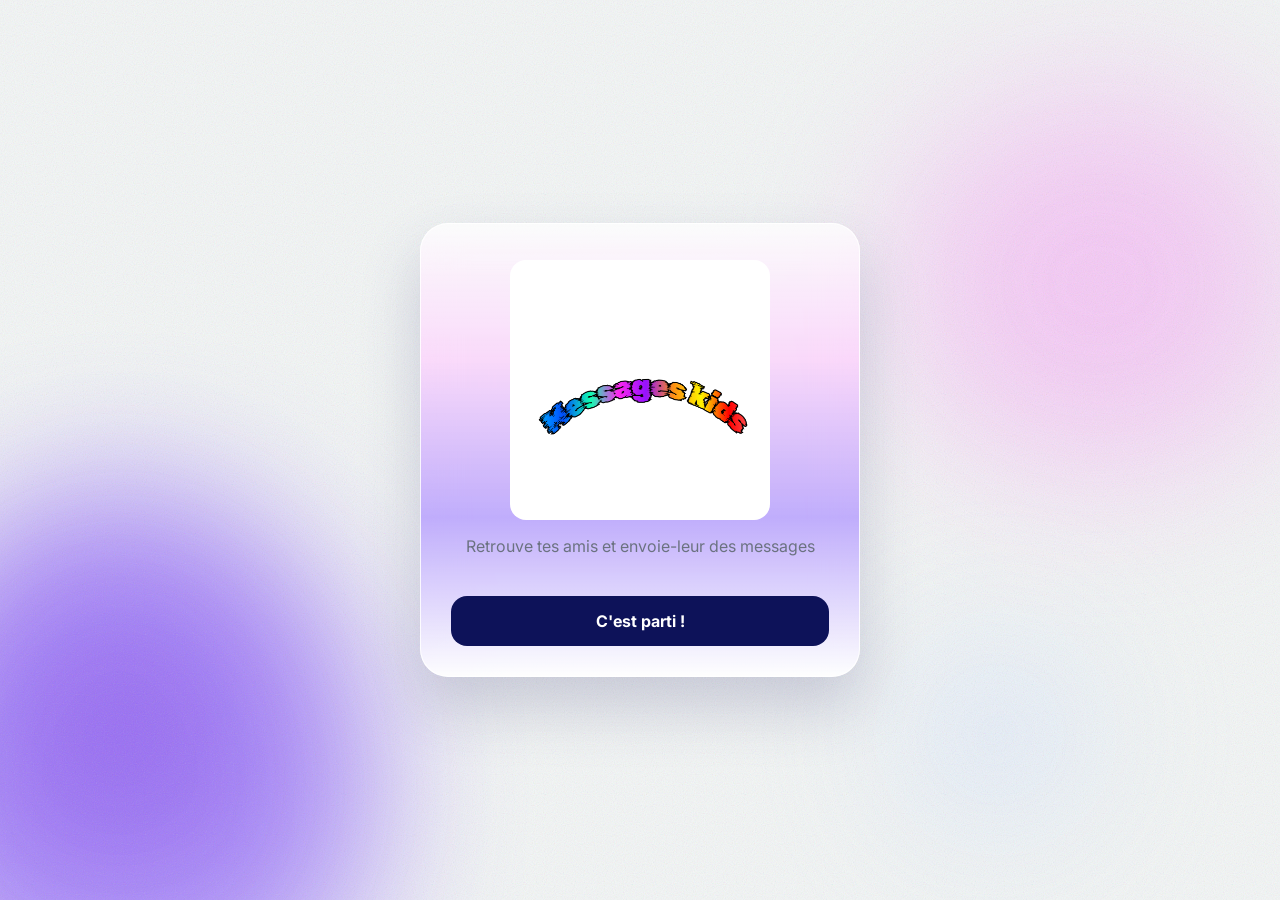
<file: index.html>
<!DOCTYPE html>
<html lang="fr">
    <head>
        <meta charset="UTF-8">
        <meta name="viewport" content="width=device-width, initial-scale=1">
        <title>index - Messages Kids</title>

        <script>
            // Si un lien de réinitialisation de mot de passe arrive, ça l'envoie vers la page Reinitialiser.html
            if (location.hash.includes("type=recovery") || location.hash.includes("error_code")) {
            location.replace("Reinitialiser.html" + location.hash);
            }
        </script>

        <link rel="preconnect" href="https://fonts.googleapis.com">
        <link rel="preconnect" href="https://fonts.gstatic.com" crossorigin>
        <link href="https://fonts.googleapis.com/css2?family=Inter:wght@400;500;700&display=swap" rel="stylesheet">
        <link rel="stylesheet" href="Regles.css">
    </head>

    <body class="connexion">
        <!-- Décor : taches de couleur floues -->
        <div class="decor" aria-hidden="true">
            <span class="tache tache-bleue"></span>
            <span class="tache tache-rose"></span>
            <span class="tache tache-ciel"></span>
        </div>
        <main class="carte">
            <img class="logo" src="ressources/logoMessagesKids.png" alt="logo de messages kids">
            <p class="sous-titre">Retrouve tes amis et envoie-leur des messages</p>

            <form action="Connexion.html">
            <button type="submit" class="bouton-principal">C'est parti !</button>
            </form>
        </main>
    </body>
</html>
</file>
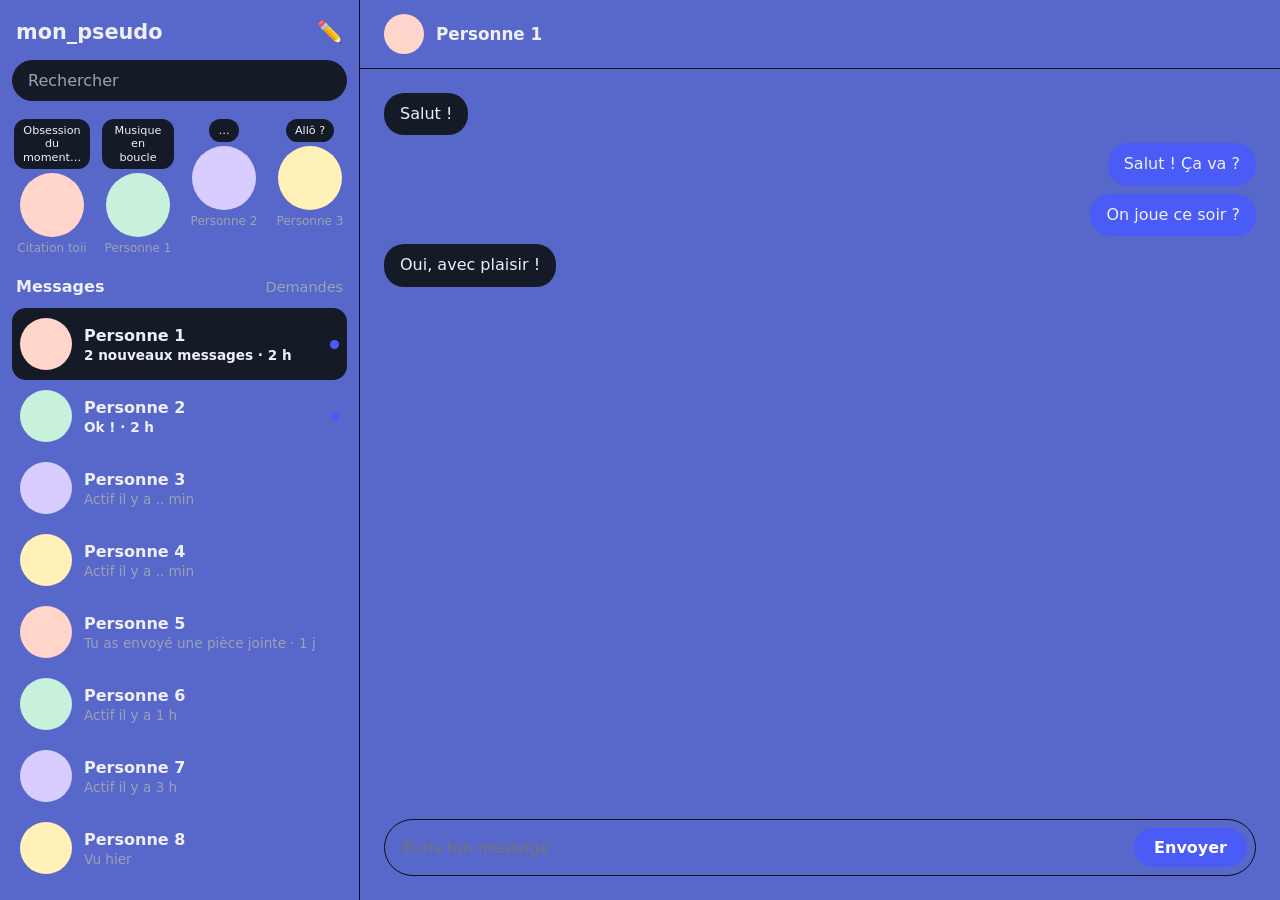
<file: Message/Message.html>
<!DOCTYPE html>
<html lang="fr">
<head>
  <meta charset="UTF-8">
  <meta name="viewport" content="width=device-width, initial-scale=1">
  <title>Messages</title>
  <link rel="stylesheet" href="Regles.css">
</head>
<body>
  <div class="app">

    <!-- Colonne de gauche : historique des messages -->
    <aside class="historique">
      <header class="profil">
        <h1>mon_pseudo</h1>
        <button type="button" aria-label="Nouveau message">✏️</button>
      </header>

      <input type="search" placeholder="Rechercher" aria-label="Rechercher">

      <!-- bulle au-dessus de chaque avatar -->
      <ul class="notes">
        <li class="c1"><q>Obsession du moment…</q><span class="avatar"></span><small>Citation toii</small></li>
        <li class="c2"><q>Musique en boucle</q><span class="avatar"></span><small>Personne 1</small></li>
        <li class="c3"><q>…</q><span class="avatar"></span><small>Personne 2</small></li>
        <li class="c4"><q>Allô ?</q><span class="avatar"></span><small>Personne 3</small></li>
      </ul>

      <nav class="entete-liste">
        <h2>Messages</h2>
        <a href="#">Demandes</a>
      </nav>

      <ul class="conversations">
        <li class="actif non-lu">
          <span class="avatar c1"></span>
          <div><strong>Personne 1</strong><small>2 nouveaux messages · 2 h</small></div>
        </li>
        <li class="non-lu">
          <span class="avatar c2"></span>
          <div><strong>Personne 2</strong><small>Ok ! · 2 h</small></div>
        </li>
        <li>
          <span class="avatar c3"></span>
          <div><strong>Personne 3</strong><small>Actif il y a .. min</small></div>
        </li>
        <li>
          <span class="avatar c4"></span>
          <div><strong>Personne 4</strong><small>Actif il y a .. min</small></div>
        </li>
        <li>
          <span class="avatar c1"></span>
          <div><strong>Personne 5</strong><small>Tu as envoyé une pièce jointe · 1 j</small></div>
        </li>
        <li>
          <span class="avatar c2"></span>
          <div><strong>Personne 6</strong><small>Actif il y a 1 h</small></div>
        </li>
        <li>
          <span class="avatar c3"></span>
          <div><strong>Personne 7</strong><small>Actif il y a 3 h</small></div>
        </li>
        <li>
          <span class="avatar c4"></span>
          <div><strong>Personne 8</strong><small>Vu hier</small></div>
        </li>
      </ul>
    </aside>

    <!-- Colonne de droite : conversation -->
    <main class="conversation">
      <header class="titre-conv">
        <span class="avatar c1"></span>
        <h2>Personne 1</h2>
      </header>

      <section class="fil" aria-label="Conversation avec Personne 1">
        <p class="recu">Salut !</p>
        <p class="envoye">Salut ! Ça va ?</p>
        <p class="envoye">On joue ce soir ?</p>
        <p class="recu">Oui, avec plaisir !</p>
      </section>

      <form class="saisie">
        <textarea placeholder="Écris ton message" rows="1" aria-label="Message"></textarea>
        <button type="submit">Envoyer</button>
      </form>
    </main>

  </div>
</body>
</html>
</file>
<file: Regles.css>
/* =====================================================
   Variables et styles communs à toutes les pages
   ===================================================== */
 
:root {
  --fond: hsla(232, 100%, 34%, 0.655);
  --panneau: hsl(219, 29%, 12%);
  --texte: #eef0f6;
  --texte-doux: #9aa3b5;
  --lilas: #d9ccff;
}
 
* {
  box-sizing: border-box;
  margin: 0;
  padding: 0;
}
 
body {
  min-height: 100vh;
  font-family: ui-rounded, "Nunito", "Segoe UI", system-ui, sans-serif;
  background: var(--fond);
  color: var(--texte);
}
 
ul {
  list-style: none;
}
 
img {
  max-width: 100%;
}
 
button,
input,
textarea {
  font: inherit;
}
 
button,
input,
textarea,
a {
  -webkit-tap-highlight-color: transparent;
}
 
button {
  color: inherit;
}
 
button:focus-visible,
input:focus-visible,
textarea:focus-visible,
a:focus-visible {
  outline: 2px solid var(--lilas);
  outline-offset: 3px;
}
 
input[type="text"],
input[type="email"],
input[type="password"] {
  width: 100%;
  min-width: 0;
  padding: 11px 16px;
  border: 1px solid transparent;
  border-radius: 999px;
  background: var(--panneau);
  color: var(--texte);
}
 
input::placeholder,
textarea::placeholder {
  color: var(--texte-doux);
  opacity: 1;
}
 
button:disabled,
input:disabled,
textarea:disabled {
  opacity: 0.6;
  cursor: not-allowed;
}
 
 
/* =====================================================
   Page de choix d'avatar
   body class="page"
   ===================================================== */

.page {
  min-height: 100vh;
  padding: 32px 24px;
  display: flex;
  flex-direction: column;
  align-items: center;
  justify-content: center;
  gap: 16px;
  text-align: center;
}
 
.page h1 {
  max-width: 640px;
}
 
.page form {
  width: min(100%, 420px);
  display: flex;
  flex-direction: column;
  gap: 12px;
}
 
.grille-choix-avatars {
  display: flex;
  flex-direction: column;
  align-items: center;
  gap: 50px;
  margin-top: 60px;
  padding: 24px;
}
 
.rangee-choix-avatars {
  display: flex;
  flex-wrap: wrap;
  justify-content: center;
  gap: 30px;
}
 
input[type="image"] {
  display: block;
  max-width: 100%;
  border: none;
  border-radius: 50%;
  cursor: pointer;
}
 
input[type="image"]:hover {
  filter: brightness(0.95);
}
 
 
/* =====================================================
   Pages index, connexion et réinitialisation :
   carte en verre + taches floues
   body class="connexion"
   ===================================================== */

.connexion {
  --encre: #2b3340;
  --encre-douce: #6b7280;
  --marine: #0d1259;

  min-height: 100vh;
  padding: 32px 16px;
  display: flex;
  align-items: center;
  justify-content: center;
  background: #f4f7f7;
  color: var(--encre);
  font-family: "Inter", ui-rounded, "Segoe UI", system-ui, sans-serif;
}

/* ---------- Décor ---------- */

.decor {
  position: fixed;
  inset: 0;
  z-index: 0;
  pointer-events: none;
}

.tache {
  position: absolute;
  border-radius: 50%;
  filter: blur(70px);
}

.tache-bleue {
  width: 520px;
  height: 640px;
  left: -140px;
  bottom: -220px;
  background: radial-gradient(circle at 50% 40%, #7a3ff0 0%, #a98bff 55%, transparent 75%);
  opacity: 0.85;
}

.tache-rose {
  width: 520px;
  height: 420px;
  right: -80px;
  top: 8%;
  background: radial-gradient(circle at 50% 50%, #f5a8f5 0%, #f8c9f8 55%, transparent 75%);
  opacity: 0.7;
}

.tache-ciel {
  width: 260px;
  height: 260px;
  right: 12%;
  bottom: 4%;
  background: radial-gradient(circle, #cfe0ff 0%, transparent 70%);
  opacity: 0.8;
}

/* Grain léger par-dessus le fond */
.decor::after {
  content: "";
  position: absolute;
  inset: 0;
  opacity: 0.18;
  background-image: url("data:image/svg+xml;utf8,<svg xmlns='http://www.w3.org/2000/svg' width='200' height='200'><filter id='n'><feTurbulence type='fractalNoise' baseFrequency='0.9' numOctaves='2' stitchTiles='stitch'/></filter><rect width='100%' height='100%' filter='url(%23n)'/></svg>");
}

/* ---------- Carte ---------- */

.carte {
  position: relative;
  z-index: 1;
  width: min(100%, 440px);
  padding: clamp(28px, 6vw, 36px) clamp(20px, 6vw, 30px) clamp(24px, 5vw, 30px);
  text-align: center;
  background: linear-gradient(
    180deg,
    rgba(255, 255, 255, 0.75) 0%,
    rgba(255, 205, 255, 0.65) 30%,
    rgba(176, 150, 255, 0.75) 65%,
    rgba(255, 255, 255, 0.9) 100%
  );
  -webkit-backdrop-filter: blur(22px);
  backdrop-filter: blur(22px);
  border: 1px solid rgba(255, 255, 255, 0.85);
  border-radius: clamp(22px, 6vw, 28px);
  box-shadow: 0 30px 60px rgba(60, 60, 120, 0.22);
}

.carte h1 {
  font-size: clamp(1.45rem, 5vw, 1.7rem);
  font-weight: 700;
  line-height: 1.2;
  color: var(--encre);
}

.sous-titre {
  margin: 10px 0 26px;
  color: var(--encre-douce);
}

.logo {
  display: block;
  width: min(260px, 100%);
  margin: 0 auto 16px;
  border-radius: 16px;
}

/* ---------- Formulaire ---------- */

.carte form {
  display: flex;
  flex-direction: column;
  gap: 8px;
  text-align: left;
}

.carte label {
  margin-top: 6px;
  font-weight: 500;
  color: var(--encre);
}

.carte .note {
  font-weight: 400;
  font-size: 0.85rem;
  color: var(--encre-douce);
}

.connexion input[type="text"],
.connexion input[type="email"],
.connexion input[type="password"] {
  padding: 14px 16px;
  color: var(--encre);
  background: rgba(255, 255, 255, 0.55);
  border: 1px solid rgba(255, 255, 255, 0.9);
  border-radius: 16px;
  box-shadow: 0 2px 6px rgba(80, 80, 140, 0.06);
  transition: box-shadow 0.2s, background 0.2s;
}

.connexion input::placeholder {
  color: #9b93b8;
}

.connexion input[type="text"]:focus,
.connexion input[type="email"]:focus,
.connexion input[type="password"]:focus {
  outline: none;
  background: rgba(255, 255, 255, 0.85);
  box-shadow: 0 0 0 3px rgba(79, 92, 240, 0.35);
}

/* ---------- Boutons ---------- */

.carte button {
  cursor: pointer;
  transition: transform 0.15s, filter 0.15s, background 0.2s;
}

.bouton-principal {
  margin-top: 14px;
  padding: 15px;
  border: none;
  border-radius: 16px;
  background: var(--marine);
  color: white;
  font-weight: 700;
}

.bouton-principal:hover {
  filter: brightness(1.25);
  transform: translateY(-1px);
}

.separateur {
  display: flex;
  align-items: center;
  gap: 12px;
  margin: 10px 0 4px;
  font-size: 0.8rem;
  letter-spacing: 0.06em;
  color: var(--encre-douce);
}

.separateur::before,
.separateur::after {
  content: "";
  flex: 1;
  height: 1px;
  background: rgba(107, 114, 128, 0.3);
}

.bouton-verre {
  padding: 14px;
  color: var(--encre);
  background: rgba(255, 255, 255, 0.45);
  border: 1px solid rgba(255, 255, 255, 0.9);
  border-radius: 16px;
  box-shadow: 0 2px 6px rgba(80, 80, 140, 0.08);
}

.bouton-verre:hover {
  background: rgba(255, 255, 255, 0.75);
  transform: translateY(-1px);
}

.lien {
  display: inline-block;
  align-self: center;
  margin-top: 10px;
  padding: 4px 8px;
  background: none;
  border: none;
  color: var(--encre-douce);
  text-decoration: none;
}

.lien:hover {
  color: var(--encre);
  text-decoration: underline;
}

.carte button:disabled {
  transform: none;
  filter: none;
}

#resultat {
  min-height: 1.2em;
  margin-top: 8px;
  text-align: center;
  font-size: 0.9rem;
  color: var(--encre);
}
 
 
/* =====================================================
   Page des messages : liste d'amis à gauche, conversation à droite
   body class="messagerie" ; la classe "open" est ajoutée par le JS
   quand une conversation est ouverte
   ===================================================== */

.messagerie {
  --violet: #7c5cf0;
  --violet-clair: #e9e4ff;
  --violet-pale: #f3f0ff;
  --bulle-recue: #efeff4;
  --bulle-envoyee: #ddd5ff;
  --trait: #e6e6ee;
  --encre: #2b3340;
  --encre-douce: #6b7280;

  min-height: 100vh;
  padding: 16px;
  color: var(--encre);
  font-family: "Inter", ui-rounded, "Segoe UI", system-ui, sans-serif;
  background:
    radial-gradient(circle at 0% 100%, rgba(122, 63, 240, 0.45) 0, transparent 45%),
    radial-gradient(circle at 100% 15%, rgba(245, 168, 245, 0.5) 0, transparent 40%),
    #f4f7f7;
  background-attachment: fixed;
}

.app {
  display: grid;
  grid-template-columns: 340px minmax(0, 1fr);
  width: min(100%, 1100px);
  height: calc(100vh - 32px);
  height: calc(100dvh - 32px);
  margin: 0 auto;
  overflow: hidden;
  background: rgba(255, 255, 255, 0.88);
  border: 1px solid rgba(255, 255, 255, 0.9);
  border-radius: 22px;
  box-shadow: 0 30px 60px rgba(60, 60, 120, 0.2);
}

/* ---------- Boutons ---------- */

.btn {
  padding: 10px 18px;
  border: none;
  border-radius: 12px;
  background: var(--violet);
  color: white;
  font-weight: 700;
  cursor: pointer;
  transition: filter 0.15s;
}

.btn:hover {
  filter: brightness(1.1);
}

.btn-ghost {
  padding: 6px 12px;
  background: var(--violet-pale);
  color: var(--violet);
  font-size: 0.9rem;
  font-weight: 500;
}

/* ---------- Avatar (image ou initiale) ---------- */

.avatar {
  width: 48px;
  height: 48px;
  flex-shrink: 0;
  display: flex;
  align-items: center;
  justify-content: center;
  border-radius: 50%;
  object-fit: cover;
  background: var(--violet-clair);
  color: var(--violet);
  font-weight: 700;
}

/* ---------- Colonne de gauche : les amis ---------- */

.sidebar {
  display: flex;
  flex-direction: column;
  min-height: 0;
  border-right: 1px solid var(--trait);
}

.sidebar-head {
  display: flex;
  justify-content: space-between;
  align-items: center;
  gap: 12px;
  padding: 20px 20px 12px;
}

.sidebar-head h1 {
  font-size: 1.1rem;
  font-weight: 700;
}

#form-channel {
  padding: 0 16px 12px;
}

.sidebar input[type="search"] {
  width: 100%;
  padding: 10px 14px;
  color: var(--encre);
  background: var(--violet-pale);
  border: 1px solid transparent;
  border-radius: 12px;
}

.sidebar input[type="search"]:focus {
  outline: none;
  border-color: var(--violet);
}

#ul-channels {
  flex: 1;
  min-height: 0;
  overflow-y: auto;
}

.channel-item {
  display: grid;
  grid-template-columns: 48px minmax(0, 1fr) auto;
  align-items: center;
  gap: 12px;
  width: 100%;
  padding: 12px 16px;
  text-align: left;
  background: none;
  border: none;
  border-bottom: 1px solid var(--trait);
  border-left: 3px solid transparent;
  cursor: pointer;
}

.channel-item:hover {
  background: var(--violet-pale);
}

.channel-item[aria-current="true"] {
  background: var(--violet-clair);
  border-left-color: var(--violet);
}

.channel-text {
  display: flex;
  flex-direction: column;
  gap: 2px;
  min-width: 0;
}

.channel-name {
  overflow: hidden;
  font-weight: 600;
  text-overflow: ellipsis;
  white-space: nowrap;
}

.channel-apercu {
  overflow: hidden;
  font-size: 0.85rem;
  color: var(--encre-douce);
  text-overflow: ellipsis;
  white-space: nowrap;
}

.channel-meta {
  display: flex;
  flex-direction: column;
  align-items: flex-end;
  gap: 6px;
  font-size: 0.75rem;
  color: var(--encre-douce);
}

.badge {
  min-width: 20px;
  padding: 2px 6px;
  border-radius: 999px;
  background: var(--violet);
  color: white;
  font-weight: 700;
  text-align: center;
}

.liste-vide {
  padding: 24px 20px;
  text-align: center;
  color: var(--encre-douce);
}

/* ---------- Colonne de droite : la conversation ---------- */

.conversation {
  display: flex;
  flex-direction: column;
  min-width: 0;
  min-height: 0;
}

/* Rien n'est ouvert : seul le message d'accueil est visible */
.conversation-head,
#div-messages,
#form-message {
  display: none;
}

.placeholder {
  flex: 1;
  display: flex;
  align-items: center;
  justify-content: center;
  padding: 24px;
  text-align: center;
  line-height: 1.5;
  color: var(--encre-douce);
}

/* Une conversation est ouverte */
.messagerie.open .conversation-head,
.messagerie.open #div-messages,
.messagerie.open #form-message {
  display: flex;
}

.messagerie.open .placeholder {
  display: none;
}

.conversation-head {
  align-items: center;
  gap: 12px;
  padding: 14px 24px;
  border-bottom: 1px solid var(--trait);
  font-weight: 700;
}

.conversation-head .avatar {
  width: 40px;
  height: 40px;
}

#span-channel-avatar {
  display: flex;
}

#span-channel-title {
  min-width: 0;
  overflow: hidden;
  text-overflow: ellipsis;
  white-space: nowrap;
}

/* Le bouton « Retour » n'existe que sur téléphone */
#button-back {
  display: none;
}

/* ---------- Messages ---------- */

#div-messages {
  flex: 1;
  flex-direction: column;
  gap: 14px;
  min-height: 0;
  padding: 20px 24px;
  overflow-x: hidden;
  overflow-y: auto;
}

#div-messages article {
  display: flex;
  align-items: flex-end;
  gap: 10px;
  max-width: 78%;
}

#div-messages article.sent {
  align-self: flex-end;
}

#div-messages .avatar {
  width: 32px;
  height: 32px;
  margin-bottom: 18px;
  font-size: 0.8rem;
}

#div-messages .corps {
  display: flex;
  flex-direction: column;
  align-items: flex-start;
  gap: 4px;
  min-width: 0;
}

#div-messages article.sent .corps {
  align-items: flex-end;
}

#div-messages header {
  padding-left: 4px;
  font-size: 0.75rem;
  font-weight: 700;
  color: var(--encre-douce);
}

#div-messages p {
  padding: 10px 14px;
  border-radius: 18px;
  background: var(--bulle-recue);
  line-height: 1.4;
  white-space: pre-wrap;
  overflow-wrap: anywhere;
}

#div-messages article.sent p {
  background: var(--bulle-envoyee);
}

#div-messages time {
  padding: 0 4px;
  font-size: 0.7rem;
  color: var(--encre-douce);
}

/* ---------- Champ d'envoi ---------- */

#form-message {
  align-items: center;
  gap: 10px;
  margin: 12px 20px 20px;
  padding: 6px 6px 6px 16px;
  background: white;
  border: 1px solid #d9d9e3;
  border-radius: 14px;
}

#form-message:focus-within {
  border-color: var(--violet);
}

#form-message input[type="text"] {
  flex: 1;
  padding: 8px 0;
  color: var(--encre);
  background: transparent;
  border: none;
  border-radius: 0;
}

#form-message input[type="text"]:focus-visible {
  outline: none;
}

#form-message input::placeholder {
  color: #9b93b8;
}
 
 
/* =====================================================
   Responsive : tablettes
   ===================================================== */
 
@media (max-width: 900px) {
  .app {
    grid-template-columns: 280px minmax(0, 1fr);
  }

  .conversation-head {
    padding: 14px 16px;
  }

  #div-messages {
    padding: 18px 16px;
  }
}
 
 
/* =====================================================
   Responsive : téléphones
   ===================================================== */
 
@media (max-width: 700px) {
  .page {
    padding: 24px 16px;
  }
 
  .grille-choix-avatars {
    margin-top: 24px;
    gap: 28px;
    padding: 16px;
  }
 
  .rangee-choix-avatars {
    gap: 16px;
  }
 
  .rangee-choix-avatars input[type="image"] {
    width: min(28vw, 100px);
    height: auto;
  }

  /* Messagerie : un seul panneau à la fois (la liste, ou la conversation ouverte) */
  .messagerie {
    padding: 0;
  }

  .app {
    grid-template-columns: minmax(0, 1fr);
    height: 100vh;
    height: 100dvh;
    border: none;
    border-radius: 0;
  }

  .sidebar {
    border-right: none;
  }

  .conversation {
    display: none;
  }

  .messagerie.open .sidebar {
    display: none;
  }

  .messagerie.open .conversation {
    display: flex;
  }

  #button-back {
    display: inline-block;
  }

  .conversation-head {
    gap: 10px;
    padding: 12px;
  }

  #div-messages {
    padding: 14px 12px;
  }

  #div-messages article {
    max-width: 92%;
  }

  #form-message {
    margin: 10px;
  }
}
 
 
/* =====================================================
   Très petits téléphones
   ===================================================== */
 
@media (max-width: 380px) {
  .rangee-choix-avatars {
    gap: 10px;
  }

  .channel-item {
    gap: 10px;
    padding: 10px 12px;
  }
}
 
 
/* =====================================================
   Accessibilité : limiter les animations si demandé
   ===================================================== */
 
@media (prefers-reduced-motion: reduce) {
  *,
  *::before,
  *::after {
    scroll-behavior: auto !important;
    transition-duration: 0.01ms !important;
    animation-duration: 0.01ms !important;
  }
}
</file>
<file: Message/Regles.css>
:root {
  --fond: #0017afa7;
  --panneau: #151b26;
  --bordure: #0d0d0d;
  --texte: #eef0f6;
  --texte-doux: #9aa3b5;
  --accent: #4a5cf5;
  /* pastels façon Widgetable */
  --peche: #ffd6c9;
  --menthe: #c8f1dc;
  --lilas: #d9ccff;
  --citron: #fff1b8;
}

* { box-sizing: border-box; margin: 0; padding: 0; }

body {
  font-family: ui-rounded, "Nunito", "Segoe UI", system-ui, sans-serif;
  background: var(--fond);
  color: var(--texte);
  height: 100vh;
}

ul { list-style: none; }

.app {
  display: flex;
  height: 100vh;
}

/* ---------- Colonne de gauche ---------- */
.historique {
  width: 360px;
  flex-shrink: 0;
  border-right: 1px solid var(--bordure);
  padding: 20px 12px;
  overflow-y: auto;
}

.profil {
  display: flex;
  justify-content: space-between;
  align-items: center;
  padding: 0 4px 16px;
}
.profil h1 { font-size: 1.3rem; }
.profil button {
  background: none;
  border: none;
  font-size: 1.3rem;
  cursor: pointer;
}

input[type="search"] {
  width: 100%;
  padding: 11px 16px;
  border: none;
  border-radius: 999px;
  background: var(--panneau);
  color: var(--texte);
  font: inherit;
}
input[type="search"]::placeholder { color: var(--texte-doux); }

/* Avatars (emoji sur fond pastel) */
.avatar {
  display: inline-flex;
  align-items: center;
  justify-content: center;
  width: 52px;
  height: 52px;
  border-radius: 50%;
  font-size: 1.6rem;
  background: var(--lilas);
}
.c1 .avatar, .avatar.c1 { background: var(--peche); }
.c2 .avatar, .avatar.c2 { background: var(--menthe); }
.c3 .avatar, .avatar.c3 { background: var(--lilas); }
.c4 .avatar, .avatar.c4 { background: var(--citron); }

/* Notes */
.notes {
  display: flex;
  gap: 14px;
  padding: 18px 4px 10px;
  overflow-x: auto;
}
.notes li {
  display: flex;
  flex-direction: column;
  align-items: center;
  gap: 4px;
  min-width: 72px;
}
.notes q {
  quotes: none;
  font-size: 0.7rem;
  background: var(--panneau);
  padding: 5px 9px;
  border-radius: 12px;
  max-width: 78px;
  text-align: center;
  line-height: 1.2;
}
.notes .avatar { width: 64px; height: 64px; font-size: 2rem; }
.notes small { color: var(--texte-doux); font-size: 0.75rem; }

.entete-liste {
  display: flex;
  justify-content: space-between;
  align-items: baseline;
  padding: 12px 4px;
}
.entete-liste h2 { font-size: 1rem; }
.entete-liste a { color: var(--texte-doux); text-decoration: none; font-size: 0.9rem; }

/* Liste des conversations */
.conversations li {
  display: flex;
  align-items: center;
  gap: 12px;
  padding: 10px 8px;
  border-radius: 14px;
  cursor: pointer;
}
.conversations li:hover,
.conversations li.actif { background: var(--panneau); }

.conversations div { display: flex; flex-direction: column; gap: 2px; flex: 1; }
.conversations small { color: var(--texte-doux); font-size: 0.85rem; }
.conversations .non-lu strong,
.conversations .non-lu small { color: var(--texte); font-weight: 700; }
.conversations .non-lu::after {
  content: "";
  width: 9px;
  height: 9px;
  border-radius: 50%;
  background: var(--accent);
}

/* ---------- Colonne de droite ---------- */
.conversation {
  flex: 1;
  display: flex;
  flex-direction: column;
  min-width: 0;
}

.titre-conv {
  display: flex;
  align-items: center;
  gap: 12px;
  padding: 14px 24px;
  border-bottom: 1px solid var(--bordure);
}
.titre-conv .avatar { width: 40px; height: 40px; font-size: 1.3rem; }
.titre-conv h2 { font-size: 1.05rem; }

.fil {
  flex: 1;
  display: flex;
  flex-direction: column;
  gap: 8px;
  padding: 24px;
  overflow-y: auto;
}
.fil p {
  max-width: 60%;
  padding: 10px 16px;
  border-radius: 20px;
  line-height: 1.4;
}
.recu { align-self: flex-start; background: var(--panneau); }
.envoye { align-self: flex-end; background: var(--accent); }

.saisie {
  display: flex;
  align-items: center;
  gap: 10px;
  margin: 16px 24px 24px;
  padding: 8px 8px 8px 18px;
  border: 1px solid var(--bordure);
  border-radius: 999px;
}
.saisie textarea {
  flex: 1;
  resize: none;
  border: none;
  outline: none;
  background: none;
  color: var(--texte);
  font: inherit;
  padding: 8px 0;
}
.saisie button {
  border: none;
  border-radius: 999px;
  padding: 10px 20px;
  background: var(--accent);
  color: white;
  font: inherit;
  font-weight: 700;
  cursor: pointer;
}
.saisie button:hover { filter: brightness(1.1); }

button:focus-visible,
input:focus-visible { outline: 2px solid var(--lilas); outline-offset: 2px; }

/* ---------- Mobile ---------- */
@media (max-width: 700px) {
  .historique { width: 100%; border-right: none; }
  .conversation { display: none; }
}
</file>
